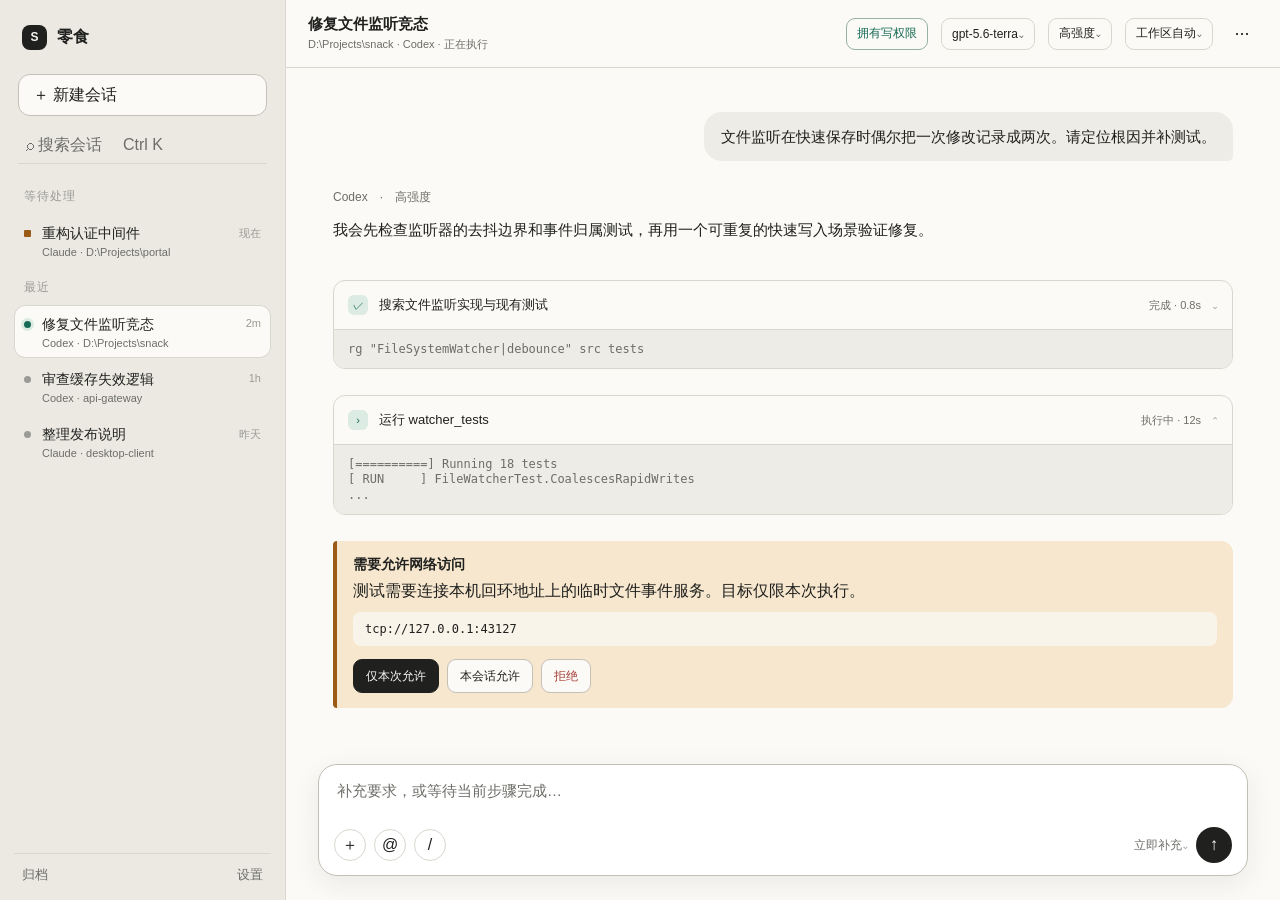
<file: design/mockups/snack-workbench.html>
<!doctype html>
<html lang="zh-CN">
<head>
  <meta charset="utf-8">
  <meta name="viewport" content="width=device-width, initial-scale=1">
  <title>Snack Workbench Mockups</title>
  <style>
    :root {
      --snack-canvas: #f5f4f0;
      --snack-sidebar: #ebe9e2;
      --snack-panel: #fbfaf7;
      --snack-raised: #ffffff;
      --snack-ink: #20211f;
      --snack-muted: #6d6e68;
      --snack-faint: #9a9b94;
      --snack-line: #d9d7cf;
      --snack-line-strong: #c3c0b7;
      --snack-accent: #176b55;
      --snack-accent-soft: #dcebe4;
      --snack-warning: #9a5b17;
      --snack-warning-soft: #f6e7ce;
      --snack-danger: #a83f37;
      --snack-danger-soft: #f4dedb;
      --snack-blue: #356e9e;
      --snack-code: #eeece6;
      --snack-shadow: 0 18px 60px rgba(45, 43, 36, .12);
      font-family: "Segoe UI", "Microsoft YaHei UI", sans-serif;
      color: var(--snack-ink);
      background: #d9d7d0;
    }
    * { box-sizing: border-box; }
    html, body { margin: 0; width: 100%; height: 100%; overflow: hidden; }
    button, input, textarea { font: inherit; }
    button { color: inherit; }
    .snack-frame { width: 100vw; height: 100vh; background: var(--snack-canvas); display: grid; grid-template-columns: 286px 1fr; overflow: hidden; }
    .snack-frame.snack-dark {
      --snack-canvas: #171816;
      --snack-sidebar: #20211f;
      --snack-panel: #1b1c1a;
      --snack-raised: #252623;
      --snack-ink: #eeeDE8;
      --snack-muted: #adaea7;
      --snack-faint: #7f8079;
      --snack-line: #363732;
      --snack-line-strong: #4a4b44;
      --snack-accent: #7cc8a7;
      --snack-accent-soft: #203b31;
      --snack-warning: #e2ad67;
      --snack-warning-soft: #3a2e1f;
      --snack-danger: #ed9188;
      --snack-danger-soft: #3d2725;
      --snack-blue: #8bb6da;
      --snack-code: #2b2c29;
      --snack-shadow: 0 18px 60px rgba(0, 0, 0, .35);
      color: var(--snack-ink);
    }
    .snack-sidebar { background: var(--snack-sidebar); border-right: 1px solid var(--snack-line); padding: 18px 14px 14px; display: flex; flex-direction: column; min-width: 0; }
    .snack-brand { height: 38px; display: flex; align-items: center; gap: 10px; padding: 0 8px; font-weight: 600; letter-spacing: .01em; }
    .snack-logo { width: 25px; height: 25px; border-radius: 8px; background: var(--snack-ink); color: var(--snack-canvas); display: grid; place-items: center; font-size: 12px; }
    .snack-new { margin: 18px 4px 12px; height: 42px; border: 1px solid var(--snack-line-strong); border-radius: 12px; background: var(--snack-panel); text-align: left; padding: 0 14px; }
    .snack-search { height: 36px; margin: 0 4px 14px; border: 0; border-bottom: 1px solid var(--snack-line); background: transparent; color: var(--snack-muted); text-align: left; padding: 0 8px; }
    .snack-section-label { color: var(--snack-faint); font-size: 12px; padding: 10px 10px 7px; text-transform: uppercase; letter-spacing: .08em; }
    .snack-conversations { overflow: hidden; flex: 1; }
    .snack-conversation { border-radius: 11px; padding: 10px 10px 9px; margin: 2px 0; display: grid; grid-template-columns: 9px 1fr auto; column-gap: 9px; align-items: start; }
    .snack-conversation.snack-active { background: var(--snack-panel); box-shadow: inset 0 0 0 1px var(--snack-line); }
    .snack-state-dot { width: 7px; height: 7px; border-radius: 50%; margin-top: 6px; background: var(--snack-faint); }
    .snack-state-running { background: var(--snack-accent); box-shadow: 0 0 0 3px var(--snack-accent-soft); }
    .snack-state-wait { width: 7px; height: 7px; border-radius: 1px; background: var(--snack-warning); }
    .snack-conversation-title { font-size: 14px; line-height: 1.35; white-space: nowrap; overflow: hidden; text-overflow: ellipsis; }
    .snack-conversation-meta { grid-column: 2 / 4; color: var(--snack-muted); font-size: 11px; margin-top: 3px; white-space: nowrap; overflow: hidden; text-overflow: ellipsis; }
    .snack-time { font-size: 11px; color: var(--snack-faint); padding-top: 2px; }
    .snack-sidebar-foot { border-top: 1px solid var(--snack-line); padding: 12px 8px 2px; color: var(--snack-muted); display: flex; justify-content: space-between; font-size: 13px; }
    .snack-main { min-width: 0; min-height: 0; display: flex; flex-direction: column; background: var(--snack-panel); }
    .snack-header { height: 68px; border-bottom: 1px solid var(--snack-line); display: flex; align-items: center; padding: 0 22px; gap: 13px; flex: 0 0 auto; }
    .snack-heading { min-width: 0; flex: 1; }
    .snack-heading strong { display: block; font-size: 15px; font-weight: 600; white-space: nowrap; overflow: hidden; text-overflow: ellipsis; }
    .snack-heading span { display: block; font-size: 11px; color: var(--snack-muted); margin-top: 3px; }
    .snack-chip { height: 32px; border: 1px solid var(--snack-line); background: transparent; border-radius: 9px; padding: 0 10px; font-size: 12px; white-space: nowrap; }
    .snack-chip.snack-lease { color: var(--snack-accent); border-color: color-mix(in srgb, var(--snack-accent) 35%, var(--snack-line)); }
    .snack-more { border: 0; background: transparent; width: 32px; font-size: 18px; }
    .snack-scroll { min-height: 0; flex: 1; overflow: hidden; display: flex; justify-content: center; background: var(--snack-panel); }
    .snack-thread { width: min(900px, calc(100% - 80px)); padding: 44px 0 28px; display: flex; flex-direction: column; gap: 26px; }
    .snack-user-row { display: flex; justify-content: flex-end; }
    .snack-user-message { max-width: 72%; background: var(--snack-code); border-radius: 18px 18px 5px 18px; padding: 13px 17px; line-height: 1.55; font-size: 15px; }
    .snack-agent { font-size: 15px; line-height: 1.7; }
    .snack-agent p { margin: 0 0 12px; }
    .snack-agent-label { color: var(--snack-muted); font-size: 12px; margin-bottom: 9px; display: flex; gap: 8px; align-items: center; }
    .snack-tool { border: 1px solid var(--snack-line); border-radius: 12px; background: var(--snack-panel); overflow: hidden; }
    .snack-tool-head { height: 48px; display: grid; grid-template-columns: 22px 1fr auto; align-items: center; gap: 9px; padding: 0 14px; }
    .snack-tool-icon { width: 20px; height: 20px; border-radius: 6px; background: var(--snack-accent-soft); color: var(--snack-accent); display: grid; place-items: center; font-size: 11px; }
    .snack-tool-title { font-size: 13px; }
    .snack-tool-meta { font-size: 11px; color: var(--snack-muted); }
    .snack-tool-body { border-top: 1px solid var(--snack-line); background: var(--snack-code); padding: 12px 14px; font-family: Consolas, monospace; font-size: 12px; color: var(--snack-muted); }
    .snack-approval { border-left: 4px solid var(--snack-warning); background: var(--snack-warning-soft); border-radius: 4px 12px 12px 4px; padding: 15px 16px; }
    .snack-approval-title { font-size: 14px; font-weight: 600; margin-bottom: 7px; }
    .snack-approval code { display: block; margin: 10px 0 13px; padding: 10px 12px; border-radius: 8px; background: color-mix(in srgb, var(--snack-panel) 70%, transparent); font-family: Consolas, monospace; font-size: 12px; }
    .snack-actions { display: flex; gap: 8px; }
    .snack-action { height: 34px; border: 1px solid var(--snack-line-strong); border-radius: 9px; background: var(--snack-panel); padding: 0 12px; font-size: 12px; }
    .snack-action-primary { background: var(--snack-ink); color: var(--snack-panel); border-color: var(--snack-ink); }
    .snack-action-danger { color: var(--snack-danger); }
    .snack-composer-zone { padding: 0 30px 24px; display: flex; justify-content: center; background: linear-gradient(transparent, var(--snack-panel) 24%); }
    .snack-composer { width: min(930px, 100%); min-height: 112px; border: 1px solid var(--snack-line-strong); border-radius: 19px; background: var(--snack-raised); box-shadow: 0 8px 28px rgba(36, 35, 30, .08); padding: 14px 15px 11px; }
    .snack-composer-text { color: var(--snack-muted); height: 48px; font-size: 15px; padding: 3px 3px; }
    .snack-composer-foot { display: flex; align-items: center; gap: 8px; }
    .snack-round { width: 32px; height: 32px; border-radius: 50%; border: 1px solid var(--snack-line); background: transparent; }
    .snack-send-mode { margin-left: auto; color: var(--snack-muted); font-size: 12px; }
    .snack-send { width: 36px; height: 36px; border-radius: 50%; border: 0; background: var(--snack-ink); color: var(--snack-panel); font-size: 17px; }
    .snack-review-frame { grid-template-columns: 260px minmax(0, 1fr) 390px; }
    .snack-file-pane { background: var(--snack-panel); border-right: 1px solid var(--snack-line); min-width: 0; display: flex; flex-direction: column; }
    .snack-pane-title { height: 55px; display: flex; align-items: center; padding: 0 16px; border-bottom: 1px solid var(--snack-line); font-size: 13px; font-weight: 600; }
    .snack-file-list { padding: 12px 8px; }
    .snack-file-row { height: 38px; padding: 0 9px; border-radius: 8px; display: flex; align-items: center; gap: 8px; font-family: Consolas, monospace; font-size: 12px; }
    .snack-file-row.snack-selected { background: var(--snack-accent-soft); color: var(--snack-accent); }
    .snack-file-stat { margin-left: auto; font-family: "Segoe UI", sans-serif; font-size: 11px; color: var(--snack-muted); }
    .snack-diff-pane { min-width: 0; display: flex; flex-direction: column; background: var(--snack-panel); }
    .snack-diff-toolbar { height: 55px; border-bottom: 1px solid var(--snack-line); padding: 0 16px; display: flex; align-items: center; gap: 10px; }
    .snack-diff-title { flex: 1; font-family: Consolas, monospace; font-size: 13px; }
    .snack-diff-code { flex: 1; padding: 22px 0; font-family: Consolas, monospace; font-size: 13px; line-height: 1.65; overflow: hidden; }
    .snack-code-row { display: grid; grid-template-columns: 48px 48px 24px 1fr; min-height: 24px; padding-right: 18px; }
    .snack-code-row span:nth-child(-n+3) { color: var(--snack-faint); text-align: right; padding-right: 10px; user-select: none; }
    .snack-code-add { background: color-mix(in srgb, var(--snack-accent-soft) 72%, transparent); }
    .snack-code-del { background: color-mix(in srgb, var(--snack-danger-soft) 76%, transparent); }
    .snack-hunk-tools { margin: 10px 18px 10px 120px; display: flex; gap: 7px; }
    .snack-inspector { background: var(--snack-sidebar); border-left: 1px solid var(--snack-line); display: flex; flex-direction: column; }
    .snack-step-list { padding: 16px; }
    .snack-step { display: grid; grid-template-columns: 20px 1fr; gap: 10px; padding: 10px 0; color: var(--snack-muted); font-size: 13px; line-height: 1.45; }
    .snack-step-mark { width: 18px; height: 18px; border-radius: 50%; border: 1px solid var(--snack-line-strong); display: grid; place-items: center; font-size: 10px; }
    .snack-step-current { color: var(--snack-ink); }
    .snack-step-current .snack-step-mark { background: var(--snack-accent); border-color: var(--snack-accent); color: var(--snack-panel); }
    .snack-step-done .snack-step-mark { color: var(--snack-accent); border-color: var(--snack-accent); }
    .snack-dialog-canvas { width: 100vw; height: 100vh; background: radial-gradient(circle at 20% 10%, #e7eee9 0, transparent 34%), var(--snack-canvas); display: grid; place-items: center; }
    .snack-dialog { width: 910px; min-height: 650px; border: 1px solid var(--snack-line); border-radius: 24px; background: var(--snack-panel); box-shadow: var(--snack-shadow); overflow: hidden; display: grid; grid-template-columns: 265px 1fr; }
    .snack-dialog-side { background: var(--snack-sidebar); padding: 30px 25px; border-right: 1px solid var(--snack-line); }
    .snack-dialog-side h1 { font-size: 24px; font-weight: 500; margin: 26px 0 10px; }
    .snack-dialog-side p { color: var(--snack-muted); font-size: 13px; line-height: 1.65; }
    .snack-progress-list { margin-top: 42px; display: flex; flex-direction: column; gap: 18px; font-size: 13px; }
    .snack-progress-item { display: flex; align-items: center; gap: 10px; color: var(--snack-muted); }
    .snack-progress-item.snack-current { color: var(--snack-ink); }
    .snack-progress-num { width: 24px; height: 24px; border-radius: 50%; border: 1px solid var(--snack-line-strong); display: grid; place-items: center; font-size: 11px; }
    .snack-current .snack-progress-num { background: var(--snack-ink); color: var(--snack-panel); border-color: var(--snack-ink); }
    .snack-dialog-content { padding: 52px 58px 42px; }
    .snack-dialog-content h2 { font-size: 22px; font-weight: 500; margin: 0 0 8px; }
    .snack-dialog-content > p { color: var(--snack-muted); font-size: 13px; margin: 0 0 28px; }
    .snack-agent-check { border: 1px solid var(--snack-line); border-radius: 14px; padding: 18px; margin-bottom: 12px; display: grid; grid-template-columns: 44px 1fr auto; align-items: center; gap: 14px; }
    .snack-agent-icon { width: 42px; height: 42px; border-radius: 12px; background: var(--snack-code); display: grid; place-items: center; font-weight: 600; }
    .snack-agent-check strong { display: block; font-size: 14px; font-weight: 600; }
    .snack-agent-check span { display: block; color: var(--snack-muted); font-size: 12px; margin-top: 4px; }
    .snack-check-ok { color: var(--snack-accent); font-size: 12px; }
    .snack-path-field { margin-top: 24px; }
    .snack-field-label { display: block; font-size: 12px; color: var(--snack-muted); margin-bottom: 7px; }
    .snack-field { height: 44px; border: 1px solid var(--snack-line-strong); border-radius: 10px; padding: 0 13px; display: flex; align-items: center; font-family: Consolas, monospace; font-size: 12px; }
    .snack-dialog-foot { margin-top: 35px; display: flex; justify-content: flex-end; gap: 9px; }
    .snack-settings-frame { grid-template-columns: 230px 1fr; }
    .snack-settings-nav { background: var(--snack-sidebar); border-right: 1px solid var(--snack-line); padding: 22px 14px; }
    .snack-settings-nav h1 { font-size: 17px; font-weight: 600; margin: 5px 10px 24px; }
    .snack-settings-link { height: 40px; border-radius: 9px; padding: 0 11px; display: flex; align-items: center; color: var(--snack-muted); font-size: 13px; }
    .snack-settings-link.snack-selected { background: var(--snack-panel); color: var(--snack-ink); box-shadow: inset 0 0 0 1px var(--snack-line); }
    .snack-settings-main { overflow: hidden; padding: 54px 80px; background: var(--snack-panel); }
    .snack-settings-wrap { max-width: 920px; }
    .snack-settings-wrap h2 { font-size: 24px; font-weight: 500; margin: 0 0 8px; }
    .snack-settings-intro { color: var(--snack-muted); margin-bottom: 34px; font-size: 13px; }
    .snack-setting-group { border-top: 1px solid var(--snack-line); padding: 24px 0; }
    .snack-setting-row { display: grid; grid-template-columns: 1fr 330px; gap: 30px; align-items: center; margin: 14px 0; }
    .snack-setting-row strong { display: block; font-size: 13px; font-weight: 600; }
    .snack-setting-row span { display: block; color: var(--snack-muted); font-size: 12px; margin-top: 5px; line-height: 1.45; }
    .snack-select { height: 40px; border: 1px solid var(--snack-line); background: var(--snack-raised); border-radius: 10px; padding: 0 12px; display: flex; align-items: center; justify-content: space-between; font-size: 12px; }
    .snack-storage-bar { height: 9px; border-radius: 5px; background: var(--snack-code); overflow: hidden; margin-top: 13px; }
    .snack-storage-used { height: 100%; width: 37%; background: var(--snack-accent); }
    .snack-screen { display: none; width: 100vw; height: 100vh; }
    .snack-screen.snack-visible { display: block; }
  </style>
</head>
<body>
  <section class="snack-screen" data-screen="chat-light">
    <div class="snack-frame">
      <aside class="snack-sidebar">
        <div class="snack-brand"><div class="snack-logo">S</div>零食</div>
        <button class="snack-new">＋ 新建会话</button><button class="snack-search">⌕ 搜索会话　 Ctrl K</button>
        <div class="snack-section-label">等待处理</div>
        <div class="snack-conversation"><span class="snack-state-dot snack-state-wait"></span><div class="snack-conversation-title">重构认证中间件</div><span class="snack-time">现在</span><div class="snack-conversation-meta">Claude · D:\Projects\portal</div></div>
        <div class="snack-section-label">最近</div>
        <div class="snack-conversations">
          <div class="snack-conversation snack-active"><span class="snack-state-dot snack-state-running"></span><div class="snack-conversation-title">修复文件监听竞态</div><span class="snack-time">2m</span><div class="snack-conversation-meta">Codex · D:\Projects\snack</div></div>
          <div class="snack-conversation"><span class="snack-state-dot"></span><div class="snack-conversation-title">审查缓存失效逻辑</div><span class="snack-time">1h</span><div class="snack-conversation-meta">Codex · api-gateway</div></div>
          <div class="snack-conversation"><span class="snack-state-dot"></span><div class="snack-conversation-title">整理发布说明</div><span class="snack-time">昨天</span><div class="snack-conversation-meta">Claude · desktop-client</div></div>
        </div>
        <div class="snack-sidebar-foot"><span>归档</span><span>设置</span></div>
      </aside>
      <main class="snack-main">
        <header class="snack-header"><div class="snack-heading"><strong>修复文件监听竞态</strong><span>D:\Projects\snack · Codex · 正在执行</span></div><button class="snack-chip snack-lease">拥有写权限</button><button class="snack-chip">gpt-5.6-terra⌄</button><button class="snack-chip">高强度⌄</button><button class="snack-chip">工作区自动⌄</button><button class="snack-more">···</button></header>
        <div class="snack-scroll"><div class="snack-thread">
          <div class="snack-user-row"><div class="snack-user-message">文件监听在快速保存时偶尔把一次修改记录成两次。请定位根因并补测试。</div></div>
          <div class="snack-agent"><div class="snack-agent-label">Codex　·　高强度</div><p>我会先检查监听器的去抖边界和事件归属测试，再用一个可重复的快速写入场景验证修复。</p></div>
          <div class="snack-tool"><div class="snack-tool-head"><div class="snack-tool-icon">✓</div><div class="snack-tool-title">搜索文件监听实现与现有测试</div><div class="snack-tool-meta">完成 · 0.8s　⌄</div></div><div class="snack-tool-body">rg "FileSystemWatcher|debounce" src tests</div></div>
          <div class="snack-tool"><div class="snack-tool-head"><div class="snack-tool-icon">›</div><div class="snack-tool-title">运行 watcher_tests</div><div class="snack-tool-meta">执行中 · 12s　⌃</div></div><div class="snack-tool-body">[==========] Running 18 tests<br>[ RUN　　　] FileWatcherTest.CoalescesRapidWrites<br>...</div></div>
          <div class="snack-approval"><div class="snack-approval-title">需要允许网络访问</div><div>测试需要连接本机回环地址上的临时文件事件服务。目标仅限本次执行。</div><code>tcp://127.0.0.1:43127</code><div class="snack-actions"><button class="snack-action snack-action-primary">仅本次允许</button><button class="snack-action">本会话允许</button><button class="snack-action snack-action-danger">拒绝</button></div></div>
        </div></div>
        <div class="snack-composer-zone"><div class="snack-composer"><div class="snack-composer-text">补充要求，或等待当前步骤完成…</div><div class="snack-composer-foot"><button class="snack-round">＋</button><button class="snack-round">@</button><button class="snack-round">/</button><span class="snack-send-mode">立即补充⌄</span><button class="snack-send">↑</button></div></div></div>
      </main>
    </div>
  </section>
  <section class="snack-screen" data-screen="chat-dark">
    <div class="snack-frame snack-dark">
      <aside class="snack-sidebar"><div class="snack-brand"><div class="snack-logo">S</div>Snack</div><button class="snack-new">＋ New conversation</button><button class="snack-search">⌕ Search　 Ctrl K</button><div class="snack-section-label">Needs you</div><div class="snack-conversation"><span class="snack-state-dot snack-state-wait"></span><div class="snack-conversation-title">Refactor auth middleware</div><span class="snack-time">now</span><div class="snack-conversation-meta">Claude · portal</div></div><div class="snack-section-label">Recent</div><div class="snack-conversations"><div class="snack-conversation snack-active"><span class="snack-state-dot snack-state-running"></span><div class="snack-conversation-title">Fix watcher race</div><span class="snack-time">2m</span><div class="snack-conversation-meta">Codex · snack</div></div><div class="snack-conversation"><span class="snack-state-dot"></span><div class="snack-conversation-title">Review cache invalidation</div><span class="snack-time">1h</span><div class="snack-conversation-meta">Codex · api-gateway</div></div></div><div class="snack-sidebar-foot"><span>Archive</span><span>Settings</span></div></aside>
      <main class="snack-main"><header class="snack-header"><div class="snack-heading"><strong>Fix watcher race</strong><span>D:\Projects\snack · Codex · Running</span></div><button class="snack-chip snack-lease">Write lease</button><button class="snack-chip">gpt-5.6-terra⌄</button><button class="snack-chip">High⌄</button><button class="snack-chip">Workspace auto⌄</button><button class="snack-more">···</button></header><div class="snack-scroll"><div class="snack-thread"><div class="snack-user-row"><div class="snack-user-message">Rapid saves are occasionally recorded twice. Find the race and add a regression test.</div></div><div class="snack-agent"><div class="snack-agent-label">Codex　·　High effort</div><p>The duplicate comes from a timer callback committing an older batch after a newer native event has already opened the next batch. I’m moving the generation check inside the serialized commit.</p></div><div class="snack-tool"><div class="snack-tool-head"><div class="snack-tool-icon">✓</div><div class="snack-tool-title">Updated watcher coalescing logic</div><div class="snack-tool-meta">2 files · +34 −11　⌄</div></div></div><div class="snack-tool"><div class="snack-tool-head"><div class="snack-tool-icon">›</div><div class="snack-tool-title">Running watcher_tests</div><div class="snack-tool-meta">Running · 12s　⌃</div></div><div class="snack-tool-body">[ RUN　　　] FileWatcherTest.CoalescesRapidWrites<br>[　　　OK ] 17 tests<br>...</div></div></div></div><div class="snack-composer-zone"><div class="snack-composer"><div class="snack-composer-text">Add a follow-up, or wait for the current step…</div><div class="snack-composer-foot"><button class="snack-round">＋</button><button class="snack-round">@</button><button class="snack-round">/</button><span class="snack-send-mode">Steer now⌄</span><button class="snack-send">↑</button></div></div></div></main>
    </div>
  </section>
  <section class="snack-screen" data-screen="review">
    <div class="snack-frame snack-review-frame">
      <aside class="snack-sidebar"><div class="snack-brand"><div class="snack-logo">S</div>零食</div><button class="snack-new">← 返回对话</button><div class="snack-section-label">未审查 · 3</div><div class="snack-file-list"><div class="snack-file-row snack-selected">M watcher.cpp <span class="snack-file-stat">+18 −9</span></div><div class="snack-file-row">M watcher_test.cpp <span class="snack-file-stat">+16 −2</span></div><div class="snack-file-row">A fixtures/rapid.txt <span class="snack-file-stat">+4</span></div></div><div class="snack-section-label">已接受 · 1</div><div class="snack-file-list"><div class="snack-file-row">M CMakeLists.txt <span class="snack-file-stat">+2</span></div></div></aside>
      <section class="snack-diff-pane"><div class="snack-diff-toolbar"><div class="snack-diff-title">src/workspace/watcher.cpp</div><button class="snack-action">在 VS Code 打开</button><button class="snack-action snack-action-danger">拒绝文件</button><button class="snack-action snack-action-primary">接受文件</button></div><div class="snack-diff-code"><div class="snack-code-row"><span>184</span><span>184</span><span></span><code>void FileWatcher::flushPending()</code></div><div class="snack-code-row"><span>185</span><span>185</span><span></span><code>{</code></div><div class="snack-code-row snack-code-del"><span>186</span><span></span><span>−</span><code>　const auto pending = std::exchange(m_pending, {});</code></div><div class="snack-code-row snack-code-del"><span>187</span><span></span><span>−</span><code>　emit filesChanged(pending);</code></div><div class="snack-code-row snack-code-add"><span></span><span>186</span><span>+</span><code>　const auto generation = m_generation;</code></div><div class="snack-code-row snack-code-add"><span></span><span>187</span><span>+</span><code>　m_serialExecutor.enqueue([this, generation] {</code></div><div class="snack-code-row snack-code-add"><span></span><span>188</span><span>+</span><code>　　if (generation != m_generation) return;</code></div><div class="snack-code-row snack-code-add"><span></span><span>189</span><span>+</span><code>　　emit filesChanged(std::exchange(m_pending, {}));</code></div><div class="snack-code-row snack-code-add"><span></span><span>190</span><span>+</span><code>　});</code></div><div class="snack-code-row"><span>188</span><span>191</span><span></span><code>}</code></div><div class="snack-hunk-tools"><button class="snack-action snack-action-danger">拒绝此块</button><button class="snack-action snack-action-primary">接受此块</button><span class="snack-tool-meta">Agent direct · 基线已验证</span></div></div></section>
      <aside class="snack-inspector"><div class="snack-pane-title">任务与改动</div><div class="snack-step-list"><div class="snack-step snack-step-done"><div class="snack-step-mark">✓</div><div>定位重复事件的代际竞态</div></div><div class="snack-step snack-step-done"><div class="snack-step-mark">✓</div><div>把提交移动到串行执行器</div></div><div class="snack-step snack-step-current"><div class="snack-step-mark">3</div><div><strong>审查测试稳定性</strong><br><span class="snack-tool-meta">watcher_tests 正在运行</span></div></div><div class="snack-step"><div class="snack-step-mark">4</div><div>总结改动和剩余风险</div></div></div><div class="snack-pane-title">审查摘要</div><div class="snack-step-list"><div class="snack-agent"><p>3 个文件待审查，当前没有外部编辑冲突。此会话持有工作区写权限。</p></div></div></aside>
    </div>
  </section>
  <section class="snack-screen" data-screen="onboarding">
    <div class="snack-dialog-canvas"><div class="snack-dialog"><aside class="snack-dialog-side"><div class="snack-brand"><div class="snack-logo">S</div>零食</div><h1>让 Agent<br>回到对话里</h1><p>Snack 复用你已经安装并登录的 Codex 与 Claude Code，不接管凭据。</p><div class="snack-progress-list"><div class="snack-progress-item snack-current"><span class="snack-progress-num">1</span>检查本机 Agent</div><div class="snack-progress-item"><span class="snack-progress-num">2</span>选择默认设置</div><div class="snack-progress-item"><span class="snack-progress-num">3</span>开始第一个会话</div></div></aside><main class="snack-dialog-content"><h2>检查本机 Agent</h2><p>我们只读取可执行文件版本和登录状态，不读取你的令牌。</p><div class="snack-agent-check"><div class="snack-agent-icon">C</div><div><strong>Codex CLI</strong><span>0.149.0 · C:\Users\wuji\AppData\Roaming\npm\codex</span></div><div class="snack-check-ok">已就绪 ✓</div></div><div class="snack-agent-check"><div class="snack-agent-icon">A</div><div><strong>Claude Code</strong><span>2.1.245 · C:\Users\wuji\AppData\Roaming\npm\claude</span></div><div class="snack-check-ok">已就绪 ✓</div></div><div class="snack-path-field"><label class="snack-field-label">第一个工作目录</label><div class="snack-field">D:\Projects\snack <span style="margin-left:auto;color:var(--snack-muted);font-family:inherit">浏览…</span></div></div><div class="snack-dialog-foot"><button class="snack-action">稍后设置</button><button class="snack-action snack-action-primary">继续</button></div></main></div></div>
  </section>
  <section class="snack-screen" data-screen="settings">
    <div class="snack-frame snack-settings-frame"><aside class="snack-settings-nav"><h1>设置</h1><div class="snack-settings-link">常规</div><div class="snack-settings-link">Agent</div><div class="snack-settings-link">外观</div><div class="snack-settings-link snack-selected">存储与备份</div><div class="snack-settings-link">权限规则</div><div class="snack-settings-link">终端</div><div class="snack-settings-link">关于</div></aside><main class="snack-settings-main"><div class="snack-settings-wrap"><h2>存储与备份</h2><div class="snack-settings-intro">会话数据只保存在本机。Snack 不上传日志或崩溃报告。</div><section class="snack-setting-group"><div class="snack-setting-row"><div><strong>原始日志和已审查快照</strong><span>超过保留期限后优先清理，可重建缓存会更早清理。</span></div><div class="snack-select"><span>保留 30 天</span><span>⌄</span></div></div><div class="snack-setting-row"><div><strong>磁盘空间上限</strong><span>未审查 Diff 和恢复数据不会被自动删除。</span></div><div><div class="snack-select"><span>10 GB</span><span>⌄</span></div><div class="snack-storage-bar"><div class="snack-storage-used"></div></div><span>已使用 3.7 GB</span></div></div></section><section class="snack-setting-group"><div class="snack-setting-row"><div><strong>创建完整备份</strong><span>包含会话、布局、模板、标签和必要快照；不包含 CLI 凭据。</span></div><button class="snack-action snack-action-primary">创建备份…</button></div><div class="snack-setting-row"><div><strong>恢复完整备份</strong><span>完全替换当前 GUI 数据，操作前自动创建安全备份。</span></div><button class="snack-action">选择备份…</button></div></section><section class="snack-setting-group"><div class="snack-setting-row"><div><strong>本地数据</strong><span>D:\Users\wuji\AppData\Local\snack</span></div><button class="snack-action">打开目录</button></div><div class="snack-setting-row"><div><strong>立即清理可重建缓存</strong><span>不会删除聊天、未审查 Diff 或原生 Agent 会话。</span></div><button class="snack-action snack-action-danger">清理缓存</button></div></section></div></main></div>
  </section>
  <script>
    const requestedScreen = new URLSearchParams(location.search).get('screen') || 'chat-light';
    const selectedScreen = document.querySelector(`[data-screen="${requestedScreen}"]`) || document.querySelector('[data-screen="chat-light"]');
    selectedScreen.classList.add('snack-visible');
  </script>
</body>
</html>
</file>
